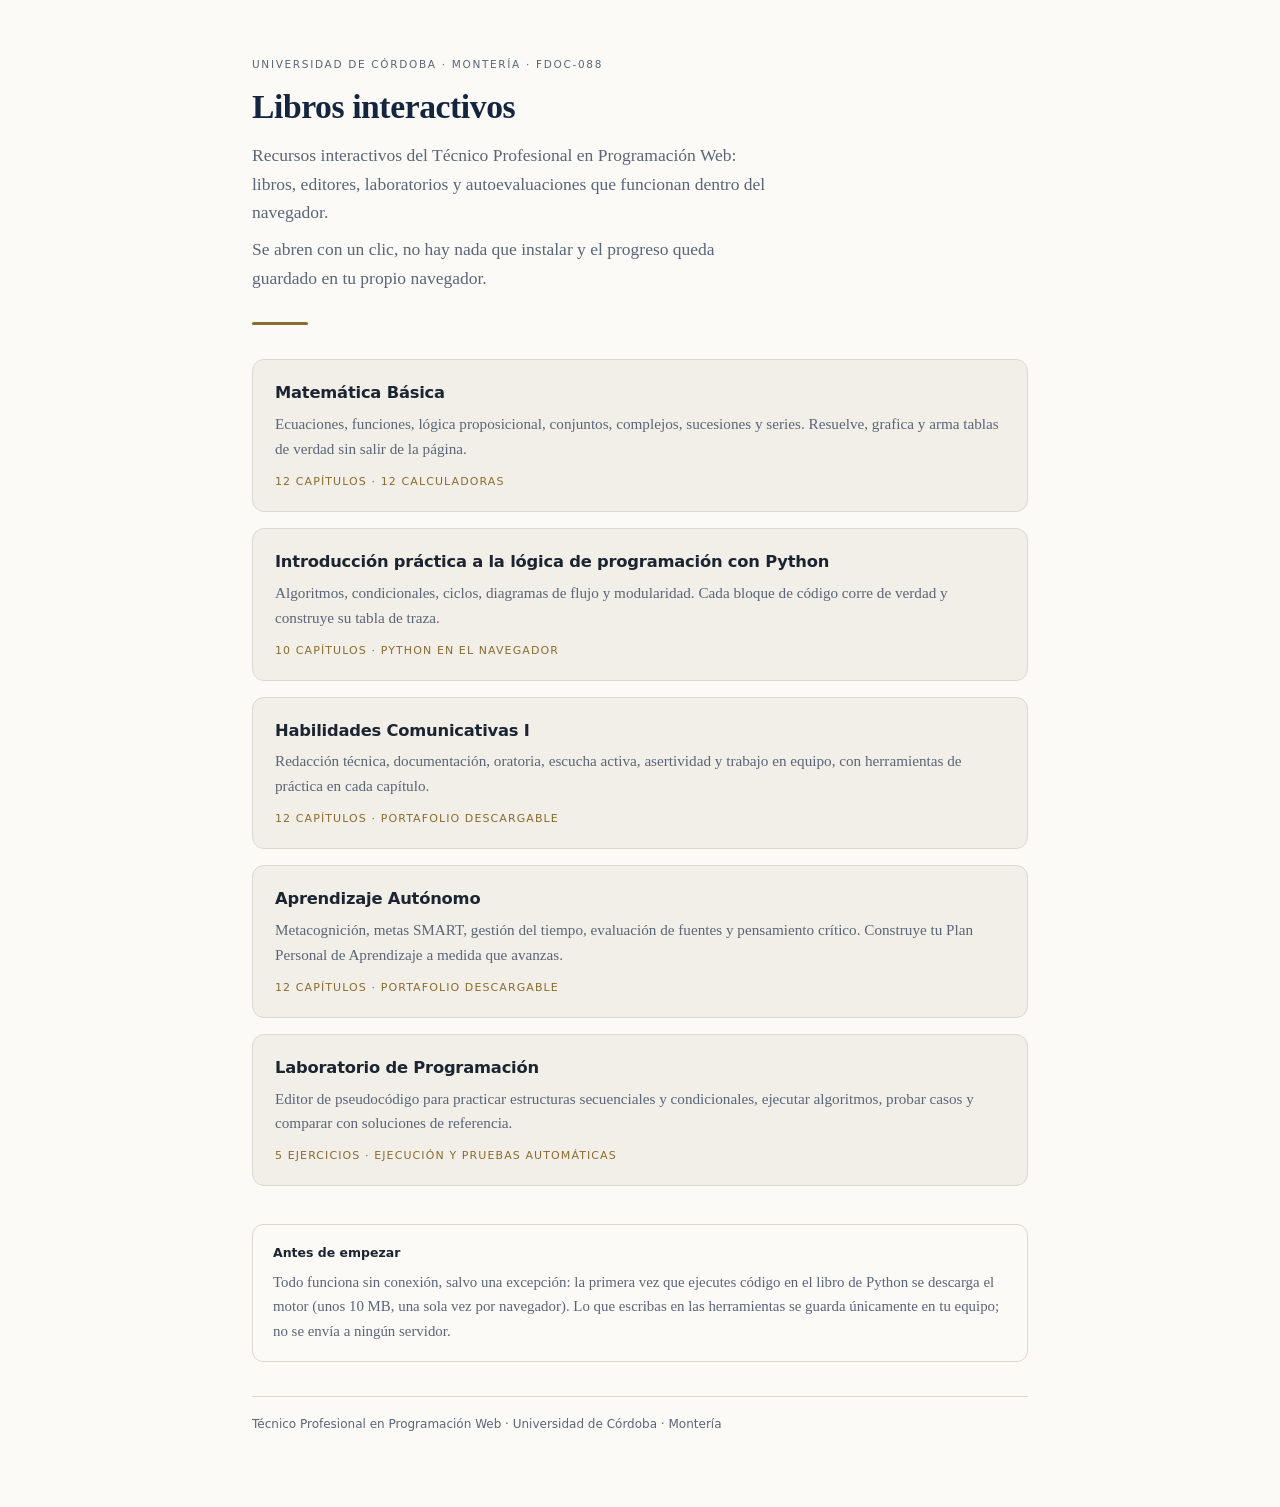
<file: index.html>
<!DOCTYPE html>
<html lang="es">
<head>
<meta charset="utf-8">
<meta name="viewport" content="width=device-width, initial-scale=1">
<title>Libros interactivos · FDOC-088 · Universidad de Córdoba</title>
<meta name="description" content="Recursos interactivos del programa Técnico Profesional en Programación Web de la Universidad de Córdoba. Se usan en el navegador, sin instalar nada.">
<style>
:root{
  --papel:#fbfaf7; --papel-2:#f2efe8; --linea:#ddd8cc;
  --tinta:#1b2431; --tinta-2:#5a6577;
  --noche:#14263f; --oro:#8b6b2e;
  --sans:system-ui,-apple-system,"Segoe UI",Roboto,"Helvetica Neue",sans-serif;
  --serif:"Charter","Bitstream Charter","Iowan Old Style","Palatino Linotype",Palatino,Georgia,serif;
}
@media (prefers-color-scheme: dark){
  :root{ --papel:#141821; --papel-2:#1c222e; --linea:#2c3442;
         --tinta:#e6e9ef; --tinta-2:#9aa5b6; --noche:#cfe0f5; --oro:#d9b979; }
}
*{box-sizing:border-box}
body{margin:0;background:var(--papel);color:var(--tinta);font-family:var(--serif);
  font-size:17.5px;line-height:1.64;-webkit-font-smoothing:antialiased}
.envoltura{max-width:820px;margin:0 auto;padding:56px 22px 72px}
.sello{font-family:var(--sans);font-size:10.5px;letter-spacing:.16em;text-transform:uppercase;
  color:var(--tinta-2);margin-bottom:14px}
h1{font-size:2.1rem;line-height:1.18;margin:0 0 14px;letter-spacing:-.4px;color:var(--noche)}
.entrada{color:var(--tinta-2);margin:0 0 8px;max-width:60ch}
.regla{height:3px;background:var(--oro);width:56px;border-radius:2px;margin:30px 0 34px}
.lista{display:grid;gap:16px}
a.libro{display:block;text-decoration:none;color:inherit;background:var(--papel-2);
  border:1px solid var(--linea);border-radius:12px;padding:20px 22px;
  transition:border-color .18s ease, transform .18s ease}
a.libro:hover,a.libro:focus-visible{border-color:var(--oro);transform:translateY(-2px)}
a.libro:focus-visible{outline:2.5px solid var(--oro);outline-offset:3px}
.libro b{display:block;font-family:var(--sans);font-size:1.02rem;font-weight:700;
  letter-spacing:-.2px;margin-bottom:5px}
.libro span{display:block;font-size:.95rem;color:var(--tinta-2)}
.libro em{display:block;font-family:var(--sans);font-style:normal;font-size:11px;
  letter-spacing:.1em;text-transform:uppercase;color:var(--oro);margin-top:11px}
.nota{margin-top:38px;padding:18px 20px;border:1px solid var(--linea);border-radius:11px;
  font-size:.93rem;color:var(--tinta-2)}
.nota b{font-family:var(--sans);font-size:12.5px;color:var(--tinta);display:block;margin-bottom:6px}
footer{margin-top:34px;font-family:var(--sans);font-size:12px;color:var(--tinta-2);
  border-top:1px solid var(--linea);padding-top:18px}
</style>
</head>
<body>
<div class="envoltura">
  <div class="sello">Universidad de Córdoba · Montería · FDOC-088</div>
  <h1>Libros interactivos</h1>
  <p class="entrada">Recursos interactivos del Técnico Profesional en Programación Web: libros, editores, laboratorios y autoevaluaciones que funcionan dentro del navegador.</p>
  <p class="entrada">Se abren con un clic, no hay nada que instalar y el progreso queda guardado en tu propio navegador.</p>

  <div class="regla"></div>

  <div class="lista">
    <a class="libro" href="Libros/Libro%20Interactivo/libro-interactivo-matematica-basica.html">
      <b>Matemática Básica</b>
      <span>Ecuaciones, funciones, lógica proposicional, conjuntos, complejos, sucesiones y series. Resuelve, grafica y arma tablas de verdad sin salir de la página.</span>
      <em>12 capítulos · 12 calculadoras</em>
    </a>
    <a class="libro" href="Libros/Libro%20Interactivo/libro-interactivo-logica-python.html">
      <b>Introducción práctica a la lógica de programación con Python</b>
      <span>Algoritmos, condicionales, ciclos, diagramas de flujo y modularidad. Cada bloque de código corre de verdad y construye su tabla de traza.</span>
      <em>10 capítulos · Python en el navegador</em>
    </a>
    <a class="libro" href="Libros/Libro%20Interactivo/libro-interactivo-habilidades-comunicativas.html">
      <b>Habilidades Comunicativas I</b>
      <span>Redacción técnica, documentación, oratoria, escucha activa, asertividad y trabajo en equipo, con herramientas de práctica en cada capítulo.</span>
      <em>12 capítulos · portafolio descargable</em>
    </a>
    <a class="libro" href="Libros/Libro%20Interactivo/libro-interactivo-aprendizaje-autonomo.html">
      <b>Aprendizaje Autónomo</b>
      <span>Metacognición, metas SMART, gestión del tiempo, evaluación de fuentes y pensamiento crítico. Construye tu Plan Personal de Aprendizaje a medida que avanzas.</span>
      <em>12 capítulos · portafolio descargable</em>
    </a>
    <a class="libro" href="LaboratorioProgramacion/">
      <b>Laboratorio de Programación</b>
      <span>Editor de pseudocódigo para practicar estructuras secuenciales y condicionales, ejecutar algoritmos, probar casos y comparar con soluciones de referencia.</span>
      <em>5 ejercicios · ejecución y pruebas automáticas</em>
    </a>
  </div>

  <div class="nota">
    <b>Antes de empezar</b>
    Todo funciona sin conexión, salvo una excepción: la primera vez que ejecutes código en el libro de Python se descarga el motor (unos 10&nbsp;MB, una sola vez por navegador). Lo que escribas en las herramientas se guarda únicamente en tu equipo; no se envía a ningún servidor.
  </div>

  <footer>Técnico Profesional en Programación Web · Universidad de Córdoba · Montería</footer>
</div>
</body>
</html>
</file>
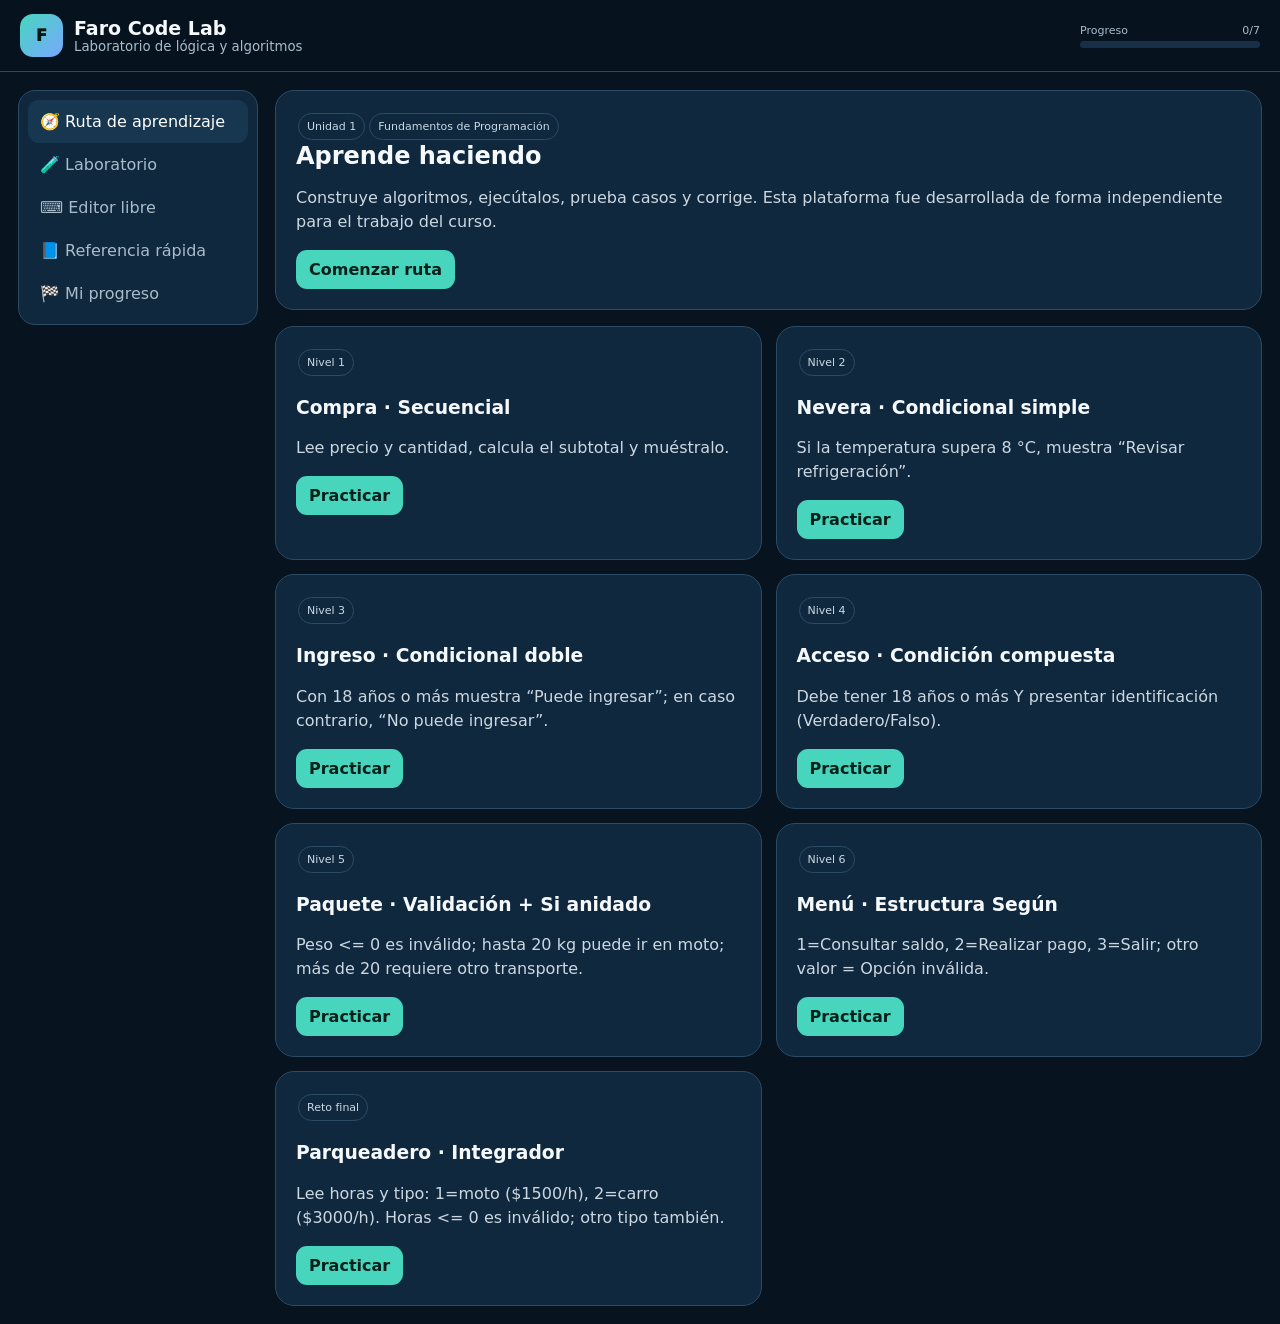
<file: LaboratorioProgramacion/index.html>
<!doctype html><html lang="es"><head><meta charset="utf-8"><meta name="viewport" content="width=device-width,initial-scale=1"><title>Faro Code Lab · Lógica y algoritmos</title><style>
:root{--b:#07131f;--p:#10283d;--p2:#173750;--l:#2b4b65;--t:#f5f9fc;--m:#a9bccb;--a:#48d5be;--y:#ffd166;--ok:#60d394;--bad:#ff7373}*{box-sizing:border-box}body{margin:0;background:var(--b);color:var(--t);font-family:system-ui,-apple-system,Segoe UI,Roboto,Arial}button,input,textarea,select{font:inherit}button{cursor:pointer}.top{position:sticky;top:0;z-index:9;background:#07131ff0;border-bottom:1px solid var(--l);padding:14px 20px}.topin{max-width:1400px;margin:auto;display:flex;justify-content:space-between;align-items:center;gap:15px;flex-wrap:wrap}.brand{display:flex;align-items:center;gap:11px}.logo{width:43px;height:43px;border-radius:13px;background:linear-gradient(135deg,var(--a),#78a8ff);display:grid;place-items:center;color:#041710;font-weight:1000}.brand b{font-size:19px}.brand small{display:block;color:var(--m)}.prog{width:180px}.pm{display:flex;justify-content:space-between;color:var(--m);font-size:11px}.bar{height:7px;background:#173047;border-radius:20px;overflow:hidden;margin-top:4px}.bar i{display:block;height:100%;width:0;background:var(--a)}.shell{max-width:1400px;margin:auto;padding:18px;display:grid;grid-template-columns:240px minmax(0,1fr);gap:17px}.side{background:var(--p);border:1px solid var(--l);border-radius:17px;padding:9px;align-self:start;position:sticky;top:90px}.side button{width:100%;border:0;background:transparent;color:var(--m);padding:12px;text-align:left;border-radius:11px}.side button.on,.side button:hover{background:var(--p2);color:white}.view{display:none}.view.on{display:block}.hero,.card{background:var(--p);border:1px solid var(--l);border-radius:19px;padding:20px}.hero{margin-bottom:16px}.hero h1,.hero h2{margin:0 0 9px}.hero p,.card p{color:#cbd8e2;line-height:1.5}.grid{display:grid;gap:14px}.g2{grid-template-columns:repeat(2,minmax(0,1fr))}.path{position:relative}.path.done:after{content:"✓";position:absolute;right:13px;top:13px;width:28px;height:28px;border-radius:50%;display:grid;place-items:center;background:var(--ok);color:#062016;font-weight:900}.tag{display:inline-block;border:1px solid var(--l);border-radius:99px;padding:6px 8px;color:#c9d9e4;font-size:11px;margin:2px}.btn{border:0;border-radius:11px;padding:10px 13px;font-weight:850}.pri{background:var(--a);color:#052019}.sec{background:#1a3b55;color:white;border:1px solid var(--l)}.yel{background:var(--y);color:#372a00}.work{display:grid;grid-template-columns:minmax(0,1fr) 330px;gap:14px}.editor{background:var(--p);border:1px solid var(--l);border-radius:17px;overflow:hidden}.tools{padding:11px;border-bottom:1px solid var(--l);display:flex;gap:7px;justify-content:space-between;align-items:center;flex-wrap:wrap}.edit{display:grid;grid-template-columns:44px minmax(0,1fr);background:#030b12}.nums{padding:13px 7px;text-align:right;white-space:pre;color:#557086;background:#07111a;border-right:1px solid #173248;font:14px/1.55 monospace}.code{width:100%;min-height:440px;resize:vertical;border:0;outline:0;padding:13px;background:#030b12;color:#eaf8ff;font:14px/1.55 monospace}.stack{display:grid;gap:12px;align-content:start}.box{background:var(--p);border:1px solid var(--l);border-radius:16px;padding:14px}.box h3{margin:0 0 9px;font-size:15px}input{width:100%;padding:11px;border-radius:10px;border:1px solid var(--l);background:#091a28;color:white;font-size:16px}.console{background:#02080d;border:1px solid #1b3549;border-radius:11px;padding:11px;min-height:140px;max-height:250px;overflow:auto;white-space:pre-wrap;font:13px/1.5 monospace}.status{margin-top:8px;padding:9px;border-radius:10px;background:#153049;color:var(--m);font-size:12px}.status.ok{border:1px solid #357555;color:#c9f3dc}.status.bad{border:1px solid #80464d;color:#ffd8dd}.tests{display:grid;gap:7px}.test{padding:9px;border:1px solid var(--l);border-radius:10px;background:#0b2031;font-size:12px}.test.ok{border-color:#357555}.test.bad{border-color:#80464d}.hide{display:none}.show{display:block}.hint{margin-top:9px;padding:10px;background:#172b3d;border-left:4px solid var(--y);border-radius:9px;color:#dce7ee}.ref{width:100%;border-collapse:collapse}.ref th,.ref td{padding:10px;border-bottom:1px solid var(--l);text-align:left}.ref th{background:var(--p2)}pre{background:#030b12;border:1px solid var(--l);border-radius:11px;padding:12px;overflow:auto;color:#eaf8ff}.small{font-size:12px;color:var(--m)}select{background:#0b1d2c;color:white;border:1px solid var(--l);border-radius:10px;padding:10px}@media(max-width:1050px){.shell{grid-template-columns:1fr}.side{position:static;display:grid;grid-template-columns:repeat(3,1fr)}.work{grid-template-columns:1fr}}@media(max-width:650px){.side,.g2{grid-template-columns:1fr}.shell{padding:11px}.prog{width:135px}.edit{grid-template-columns:34px minmax(0,1fr)}}
.freework{display:grid;grid-template-columns:minmax(0,1fr) minmax(360px,.9fr);gap:14px;align-items:stretch}.freepane{background:var(--p);border:1px solid var(--l);border-radius:16px;overflow:hidden;min-width:0}.freehead{padding:12px 14px;background:#14344d;border-bottom:1px solid var(--l);display:flex;justify-content:space-between;align-items:center;gap:8px;flex-wrap:wrap}.freebody{padding:14px;display:grid;gap:12px;align-content:start}.freeconsole{min-height:360px;max-height:520px;overflow:auto;background:#02080d;border:1px solid #1c3548;border-radius:12px;padding:14px;white-space:pre-wrap;color:#eaf8ff;font:14px/1.55 SFMono-Regular,Consolas,monospace}.freeactions{display:flex;gap:7px;flex-wrap:wrap}@media(max-width:900px){.freework{grid-template-columns:1fr}.freeconsole{min-height:240px}}
.ideShell{background:#0b111c;border:1px solid #26364d;border-radius:18px;overflow:hidden;min-height:650px}
.ideTopbar{height:58px;display:flex;align-items:center;justify-content:space-between;gap:12px;padding:0 14px;background:#171c2a;border-bottom:1px solid #29364b;flex-wrap:wrap}
.ideFileName{font:600 14px SFMono-Regular,Consolas,monospace;color:#cdd7e4}
.ideActions{display:flex;gap:8px;flex-wrap:wrap}
.ideMain{display:grid;grid-template-columns:minmax(0,1.15fr) minmax(360px,.95fr);min-height:590px}
.idePane{min-width:0;background:#10141f}
.idePane + .idePane{border-left:1px solid #2a3446}
.idePaneHead{height:48px;display:flex;align-items:center;justify-content:space-between;padding:0 14px;background:#1a2232;border-bottom:1px solid #2a3446;font-weight:800}
.idePaneHead span{color:#dbe4ee}
.ideEditorArea{display:grid;grid-template-columns:48px minmax(0,1fr);height:542px;background:#0b101a}
.ideLines{background:#0c111a;border-right:1px solid #232e40;color:#596678;padding:12px 8px;text-align:right;font:14px/1.58 SFMono-Regular,Consolas,monospace;white-space:pre;user-select:none;overflow:hidden}
.ideCode{height:542px!important;min-height:542px!important;resize:none!important;border:0!important;border-radius:0!important;background:#0b101a!important;color:#e8eef7!important;padding:12px 16px!important;font:15px/1.58 SFMono-Regular,Consolas,monospace!important}
.ideConsoleArea{height:542px;background:#080c14;display:flex;flex-direction:column}
.ideConsole{flex:1;min-height:0;background:#080c14;padding:18px;color:#c9d4e3;white-space:pre-wrap;overflow:auto;font:15px/1.6 SFMono-Regular,Consolas,monospace}
.ideInputDock{border-top:1px solid #263348;background:#111827;padding:12px}
.ideInputDock label{font-size:12px;color:#9fb0c3;margin-bottom:6px}
.ideInputRow{display:grid;grid-template-columns:minmax(0,1fr) auto;gap:8px}
.ideStatusbar{min-height:30px;background:#171c2a;border-top:1px solid #29364b;color:#8fa1b5;display:flex;align-items:center;justify-content:space-between;padding:0 12px;font-size:12px;gap:12px;flex-wrap:wrap}
.ideDot{display:inline-block;width:8px;height:8px;border-radius:50%;background:var(--ok);margin-right:6px}
.ideHint{color:#6fdcc9}
@media(max-width:980px){.ideMain{grid-template-columns:1fr}.idePane + .idePane{border-left:0;border-top:1px solid #2a3446}.ideEditorArea,.ideConsoleArea{height:430px}.ideCode{height:430px!important;min-height:430px!important}}

</style></head><body>
<div class="top"><div class="topin"><div class="brand"><div class="logo">F</div><div><b>Faro Code Lab</b><small>Laboratorio de lógica y algoritmos</small></div></div><div class="prog"><div class="pm"><span>Progreso</span><span id="pt">0/7</span></div><div class="bar"><i id="pb"></i></div></div></div></div>
<div class="shell"><nav class="side"><button class="on" data-v="ruta">🧭 Ruta de aprendizaje</button><button data-v="lab">🧪 Laboratorio</button><button data-v="libre">⌨️ Editor libre</button><button data-v="ref">📘 Referencia rápida</button><button data-v="progreso">🏁 Mi progreso</button></nav><main>
<section class="view on" id="ruta"><div class="hero"><span class="tag">Unidad 1</span><span class="tag">Fundamentos de Programación</span><h1>Aprende haciendo</h1><p>Construye algoritmos, ejecútalos, prueba casos y corrige. Esta plataforma fue desarrollada de forma independiente para el trabajo del curso.</p><button class="btn pri" id="start">Comenzar ruta</button></div><div class="grid g2" id="paths"></div></section>
<section class="view" id="lab"><div class="card" style="margin-bottom:14px"><div style="display:flex;justify-content:space-between;gap:10px;flex-wrap:wrap"><div><div id="tags"></div><h2 id="title"></h2></div><select id="sel"></select></div><p id="problem"></p></div><div class="work"><div class="editor"><div class="tools"><b>Editor de pseudocódigo</b><div><button class="btn pri" id="run">▶ Ejecutar</button> <button class="btn sec" id="test">🧪 Probar reto</button> <button class="btn sec" id="reset">↻ Reiniciar</button></div></div><div class="edit"><div class="nums" id="nums">1</div><textarea class="code" id="code" spellcheck="false"></textarea></div></div><aside class="stack"><div class="box"><h3>Entradas</h3><input id="inputs" placeholder="Ej.: 18 o 2500,4"><p class="small">Separa datos con coma.</p></div><div class="box"><h3>Consola</h3><div class="console" id="console">Listo para ejecutar.</div><div class="status" id="status">Escribe tu algoritmo.</div></div><div class="box"><h3>Ayuda</h3><button class="btn yel" id="h1">💡 Pista 1</button> <button class="btn yel" id="h2">💡 Pista 2</button><div class="hint hide" id="hint"></div></div></aside></div><div class="card" style="margin-top:14px"><h3>Pruebas automáticas</h3><p class="small">Se ejecutan casos reales; no se compara tu código con una plantilla.</p><div class="tests" id="tests"><div class="test">Aún no has probado el reto.</div></div><button class="btn yel" id="solb" style="margin-top:10px">Ver solución de referencia</button><div class="hide" id="sol"><pre id="solcode"></pre></div></div></section>
<section class="view" id="libre">
<div class="hero">
  <span class="tag">Editor libre</span>
  <h2>Editor y consola interactiva</h2>
  <p>Escribe el pseudocódigo a la izquierda. Al ejecutar, la consola de la derecha se comporta como una terminal: cuando el programa llegue a <code>Leer</code>, te pedirá el dato en ese momento.</p>
</div>
<div class="freework">
  <div class="freepane">
    <div class="freehead">
      <b>⌨️ Código</b>
      <div class="freeactions">
        <button class="btn pri" id="frun">▶ Ejecutar</button>
        <button class="btn sec" id="fexample">Cargar ejemplo</button>
        <button class="btn sec" id="fclear">Nuevo</button>
      </div>
    </div>
    <div class="edit">
      <div class="nums" id="fnums">1</div>
      <textarea class="code" id="fcode" spellcheck="false">Proceso MiAlgoritmo
    Definir numero Como Real

    Escribir "Digite un número:"
    Leer numero

    Si numero > 0 Entonces
        Escribir "Es positivo"
    SiNo
        Escribir "No es positivo"
    FinSi
FinProceso</textarea>
    </div>
  </div>

  <div class="freepane">
    <div class="freehead"><b>💻 Consola de salida</b><button class="btn sec" id="fconsoleClear">Limpiar consola</button></div>
    <div class="freebody">
      <div>
        <div class="freeconsole" id="fconsole">// Presiona ▶ Ejecutar.
// Cuando el programa encuentre Leer, podrás escribir aquí mismo.</div>
      </div>
      <div>
        <h3 style="margin:0 0 8px">Entrada de consola</h3>
        <input id="fterminal" placeholder="Ejecuta el programa para comenzar..." disabled>
        <p class="small" id="fterminalHelp">Cuando el algoritmo llegue a <code>Leer</code>, escribe el dato y presiona Enter.</p>
      </div>
      <div class="status" id="fstatus">Intérprete listo.</div>
      <div class="box">
        <h3>Sintaxis disponible</h3>
        <p class="small"><code>Proceso</code>, <code>Definir</code>, <code>Leer</code>, <code>Escribir</code>, <code>&lt;-</code>, operaciones, comparaciones, <code>Si</code>, <code>SiNo</code>, <code>FinSi</code>, <code>Y</code>, <code>O</code>, <code>NO</code>, <code>Segun</code>, <code>De Otro Modo</code> y <code>FinSegun</code>.</p>
      </div>
    </div>
  </div>
</div>
</section>
<section class="view" id="ref"><div class="hero"><h2>Referencia rápida</h2><p>Sintaxis reconocida por Faro Code Lab V1.</p></div><div class="card"><table class="ref"><tr><th>Instrucción</th><th>Uso</th></tr><tr><td>Proceso / FinProceso</td><td>Inicio y cierre del algoritmo.</td></tr><tr><td>Definir ... Como Entero/Real/Cadena/Logico</td><td>Declara variables.</td></tr><tr><td>Leer</td><td>Recibe una entrada.</td></tr><tr><td>Escribir</td><td>Muestra una salida.</td></tr><tr><td>&lt;-</td><td>Asigna un valor.</td></tr><tr><td>Si / Entonces / SiNo / FinSi</td><td>Condiciones simples, dobles y anidadas.</td></tr><tr><td>Y / O / NO</td><td>Combina condiciones.</td></tr><tr><td>Segun / De Otro Modo / FinSegun</td><td>Selecciona entre varios valores de una misma variable.</td></tr><tr><td>+ - * / % &gt; &lt; &gt;= &lt;= = &lt;&gt;</td><td>Operadores aritméticos y relacionales.</td></tr></table></div></section>
<section class="view" id="progreso"><div class="hero"><h2>Mi progreso</h2><p>Se guarda únicamente en este navegador.</p></div><div class="grid g2" id="pcards"></div><div class="card" style="margin-top:14px"><button class="btn sec" id="clear">Borrar progreso</button></div></section>
</main></div>
<script>
const L=[
{id:"seq",lv:"Nivel 1",t:"Compra · Secuencial",p:"Lee precio y cantidad, calcula el subtotal y muéstralo.",tags:["Leer","Escribir","<-"],s:`Proceso Compra
 Definir cantidad Como Entero
 Definir precio, subtotal Como Real
 // Completa
FinProceso`,h:["Primero lee los datos y después calcula.","subtotal <- precio * cantidad"],tests:[{i:["2500","4"],inc:["10000"]},{i:["1200","5"],inc:["6000"]}],sol:`Proceso Compra
 Definir cantidad Como Entero
 Definir precio, subtotal Como Real
 Leer precio
 Leer cantidad
 subtotal <- precio * cantidad
 Escribir "Subtotal: ", subtotal
FinProceso`},
{id:"simple",lv:"Nivel 2",t:"Nevera · Condicional simple",p:"Si la temperatura supera 8 °C, muestra “Revisar refrigeración”.",tags:["Si","FinSi",">"],s:`Proceso Nevera
 Definir temperatura Como Real
 // Completa
FinProceso`,h:["«Supera» no incluye el 8.","Usa temperatura > 8; no necesitas SiNo."],tests:[{i:["8"],exc:["Revisar refrigeración"]},{i:["9"],inc:["Revisar refrigeración"]}],sol:`Proceso Nevera
 Definir temperatura Como Real
 Leer temperatura
 Si temperatura > 8 Entonces
  Escribir "Revisar refrigeración"
 FinSi
FinProceso`},
{id:"doble",lv:"Nivel 3",t:"Ingreso · Condicional doble",p:"Con 18 años o más muestra “Puede ingresar”; en caso contrario, “No puede ingresar”.",tags:["Si","SiNo",">="],s:`Proceso Ingreso
 Definir edad Como Entero
 // Completa
FinProceso`,h:["Necesitas dos caminos.","Usa edad >= 18 y SiNo."],tests:[{i:["17"],inc:["No puede ingresar"]},{i:["18"],inc:["Puede ingresar"]}],sol:`Proceso Ingreso
 Definir edad Como Entero
 Leer edad
 Si edad >= 18 Entonces
  Escribir "Puede ingresar"
 SiNo
  Escribir "No puede ingresar"
 FinSi
FinProceso`},
{id:"and",lv:"Nivel 4",t:"Acceso · Condición compuesta",p:"Debe tener 18 años o más Y presentar identificación (Verdadero/Falso).",tags:["Y","Logico"],s:`Proceso Acceso
 Definir edad Como Entero
 Definir tieneId Como Logico
 // Completa
FinProceso`,h:["Con Y, ambas condiciones deben cumplirse.","Usa edad >= 18 Y tieneId."],tests:[{i:["20","Verdadero"],inc:["Ingreso permitido"]},{i:["20","Falso"],inc:["Ingreso no permitido"]}],sol:`Proceso Acceso
 Definir edad Como Entero
 Definir tieneId Como Logico
 Leer edad
 Leer tieneId
 Si edad >= 18 Y tieneId Entonces
  Escribir "Ingreso permitido"
 SiNo
  Escribir "Ingreso no permitido"
 FinSi
FinProceso`},
{id:"nest",lv:"Nivel 5",t:"Paquete · Validación + Si anidado",p:"Peso <= 0 es inválido; hasta 20 kg puede ir en moto; más de 20 requiere otro transporte.",tags:["Validación","Si anidado"],s:`Proceso Paquete
 Definir peso Como Real
 // Completa
FinProceso`,h:["Primero valida el dato.","Dentro del SiNo de peso <= 0 evalúa peso <= 20."],tests:[{i:["0"],inc:["Peso inválido"]},{i:["20"],inc:["Puede ir en moto"]},{i:["21"],inc:["Requiere otro transporte"]}],sol:`Proceso Paquete
 Definir peso Como Real
 Leer peso
 Si peso <= 0 Entonces
  Escribir "Peso inválido"
 SiNo
  Si peso <= 20 Entonces
   Escribir "Puede ir en moto"
  SiNo
   Escribir "Requiere otro transporte"
  FinSi
 FinSi
FinProceso`},
{id:"segun",lv:"Nivel 6",t:"Menú · Estructura Según",p:"1=Consultar saldo, 2=Realizar pago, 3=Salir; otro valor = Opción inválida.",tags:["Segun","FinSegun"],s:`Proceso Menu
 Definir opcion Como Entero
 // Completa usando Segun
FinProceso`,h:["Según compara la misma variable con valores concretos.","Crea 1:, 2:, 3: y De Otro Modo:."],tests:[{i:["1"],inc:["Consultar saldo"]},{i:["2"],inc:["Realizar pago"]},{i:["8"],inc:["Opción inválida"]}],sol:`Proceso Menu
 Definir opcion Como Entero
 Leer opcion
 Segun opcion Hacer
  1:
   Escribir "Consultar saldo"
  2:
   Escribir "Realizar pago"
  3:
   Escribir "Salir"
  De Otro Modo:
   Escribir "Opción inválida"
 FinSegun
FinProceso`},
{id:"final",lv:"Reto final",t:"Parqueadero · Integrador",p:"Lee horas y tipo: 1=moto ($1500/h), 2=carro ($3000/h). Horas <= 0 es inválido; otro tipo también.",tags:["Validación","Segun","Cálculo"],s:`Proceso Parqueadero
 Definir horas, tipo Como Entero
 Definir total Como Real
 // Resuelve
FinProceso`,h:["Primero valida horas.","Después usa Segun tipo Hacer."],tests:[{i:["2","1"],inc:["3000"]},{i:["2","2"],inc:["6000"]},{i:["0","1"],inc:["Dato inválido"]},{i:["3","7"],inc:["Tipo inválido"]}],sol:`Proceso Parqueadero
 Definir horas, tipo Como Entero
 Definir total Como Real
 Leer horas
 Leer tipo
 Si horas <= 0 Entonces
  Escribir "Dato inválido"
 SiNo
  Segun tipo Hacer
   1:
    total <- horas * 1500
    Escribir "Total: ", total
   2:
    total <- horas * 3000
    Escribir "Total: ", total
   De Otro Modo:
    Escribir "Tipo inválido"
  FinSegun
 FinSi
FinProceso`}
];
const $=x=>document.getElementById(x),K="faro-code-lab-v1",done=new Set(JSON.parse(localStorage.getItem(K)||"[]"));let cur=0;
function save(){localStorage.setItem(K,JSON.stringify([...done]));render()}
function view(v){document.querySelectorAll(".view").forEach(x=>x.classList.toggle("on",x.id===v));document.querySelectorAll(".side button").forEach(x=>x.classList.toggle("on",x.dataset.v===v))}
document.querySelectorAll(".side button").forEach(b=>b.onclick=()=>view(b.dataset.v));
function render(){pt.textContent=done.size+"/"+L.length;pb.style.width=done.size/L.length*100+"%";paths.innerHTML=L.map((x,i)=>`<div class="card path ${done.has(x.id)?"done":""}"><span class="tag">${x.lv}</span><h3>${x.t}</h3><p>${x.p}</p><button class="btn ${done.has(x.id)?"sec":"pri"}" data-o="${i}">${done.has(x.id)?"Repasar":"Practicar"}</button></div>`).join("");document.querySelectorAll("[data-o]").forEach(b=>b.onclick=()=>openL(+b.dataset.o));pcards.innerHTML=L.map(x=>`<div class="card"><h3>${done.has(x.id)?"✅":"⬜"} ${x.t}</h3><p>${done.has(x.id)?"Superado":"Pendiente"}</p></div>`).join("")}
function lines(t,e){e.textContent=Array.from({length:Math.max(1,t.split("\n").length)},(_,i)=>i+1).join("\n")}
function openL(i){cur=i;view("lab");sel.value=i;let x=L[i];title.textContent=x.t;problem.textContent=x.p;tags.innerHTML=x.tags.map(z=>`<span class="tag">${z}</span>`).join("");code.value=x.s;lines(x.s,nums);inputs.value="";console.textContent="Listo para ejecutar.";status.className="status";status.textContent="Escribe tu algoritmo.";tests.innerHTML='<div class="test">Aún no has probado el reto.</div>';hint.className="hint hide";sol.className="hide";solcode.textContent=x.sol}
sel.innerHTML=L.map((x,i)=>`<option value="${i}">${x.lv} · ${x.t}</option>`).join("");sel.onchange=e=>openL(+e.target.value);start.onclick=()=>openL(0);code.oninput=e=>lines(e.target.value,nums);fcode.oninput=e=>lines(e.target.value,fnums);
function val(s){s=String(s).trim();if(/^verdadero$/i.test(s))return true;if(/^falso$/i.test(s))return false;if(/^[-+]?\d+(\.\d+)?$/.test(s))return Number(s);return s}
function ex(s,v){s=s.trim().replace(/<>/g,"!=").replace(/(?<![<>=!])=(?!=)/g,"==").replace(/\bY\b/gi,"&&").replace(/\bO\b/gi,"||").replace(/\bNO\b/gi,"!").replace(/\bVerdadero\b/gi,"true").replace(/\bFalso\b/gi,"false");s=s.replace(/\b([A-Za-z_]\w*)\b/g,(m,n)=>{if(["true","false"].includes(n))return n;if(Object.hasOwn(v,n))return JSON.stringify(v[n]);return m});if(!/^[\s\d."'()+\-*/%<>=!&|truefals]+$/i.test(s))throw Error("Expresión no reconocida");return Function('"use strict";return ('+s+')')()}
function wr(s,v){let a=[],c="",q=false;for(let ch of s){if(ch=='"')q=!q;if(ch==","&&!q){a.push(c);c=""}else c+=ch}a.push(c);return a.map(p=>{p=p.trim();if(/^".*"$/.test(p))return p.slice(1,-1);if(Object.hasOwn(v,p))return String(v[p]);try{return String(ex(p,v))}catch{return p}}).join("")}
function exec(src,ins){let a=src.replace(/\r/g,"").replace(/\/\/.*$/gm,"").split("\n").map(x=>x.trim()).filter(Boolean),v={},o=[],ii=0;
function block(A,B){let i=A;while(i<B){let l=a[i],m;if(/^(Proceso|FinProceso)\b/i.test(l)){i++;continue}if(m=l.match(/^Definir\s+(.+?)\s+Como\s+(\w+)/i)){m[1].split(",").forEach(n=>v[n.trim()]=m[2].toLowerCase()=="logico"?false:m[2].toLowerCase()=="cadena"?"":0);i++;continue}if(m=l.match(/^Leer\s+(\w+)/i)){if(ii>=ins.length)throw Error("Falta una entrada para Leer "+m[1]);v[m[1]]=val(ins[ii++]);i++;continue}if(m=l.match(/^Escribir\s+(.+)/i)){o.push(wr(m[1],v));i++;continue}if(m=l.match(/^(\w+)\s*<-\s*(.+)$/)){v[m[1]]=ex(m[2],v);i++;continue}
if(m=l.match(/^Si\s+(.+?)\s+Entonces$/i)){let d=1,j=i+1,e=-1;for(;j<B;j++){if(/^Si\s+.+\s+Entonces$/i.test(a[j]))d++;else if(/^FinSi$/i.test(a[j])){d--;if(!d)break}else if(/^SiNo$/i.test(a[j])&&d==1)e=j}if(d)throw Error("Falta FinSi");if(ex(m[1],v))block(i+1,e>=0?e:j);else if(e>=0)block(e+1,j);i=j+1;continue}
if(m=l.match(/^Segun\s+(.+?)\s+Hacer$/i)){let d=1,j=i+1;for(;j<B;j++){if(/^Segun\s+.+\s+Hacer$/i.test(a[j]))d++;else if(/^FinSegun$/i.test(a[j])){d--;if(!d)break}}if(d)throw Error("Falta FinSegun");let target=ex(m[1],v),secs=[],lab=null,st=null;for(let k=i+1;k<j;k++){let mm=a[k].match(/^(.+):$/);if(mm){if(lab!==null)secs.push([lab,st,k]);lab=mm[1].trim();st=k+1}else if(/^De Otro Modo:$/i.test(a[k])){if(lab!==null)secs.push([lab,st,k]);lab="__d";st=k+1}}if(lab!==null)secs.push([lab,st,j]);let s=secs.find(z=>z[0]!="__d"&&val(z[0])===target)||secs.find(z=>z[0]=="__d");if(s)block(s[1],s[2]);i=j+1;continue}
if(/^(SiNo|FinSi|FinSegun)$/i.test(l)||/^.+:$/.test(l)){i++;continue}throw Error("No reconozco: "+l)}}block(0,a.length);return o.join("\n")}
function ins(id){return $(id).value.split(",").map(x=>x.trim()).filter(Boolean)}
run.onclick=()=>{try{console.textContent=exec(code.value,ins("inputs"))||"(Terminó sin salida)";status.className="status ok";status.textContent="Ejecución completada"}catch(e){console.textContent="ERROR: "+e.message;status.className="status bad";status.textContent="Corrige el algoritmo"}};
test.onclick=()=>{let x=L[cur],r=x.tests.map((t,i)=>{try{let o=exec(code.value,t.i),ok=true;(t.inc||[]).forEach(s=>{if(!o.toLowerCase().includes(s.toLowerCase()))ok=false});(t.exc||[]).forEach(s=>{if(o.toLowerCase().includes(s.toLowerCase()))ok=false});return[ok,`Caso ${i+1} · ${t.i.join(", ")} → ${o||"(sin salida)"}`]}catch(e){return[false,`Caso ${i+1} · ${e.message}`]}});tests.innerHTML=r.map(z=>`<div class="test ${z[0]?"ok":"bad"}">${z[0]?"✅":"❌"} ${z[1]}</div>`).join("");if(r.every(z=>z[0])){done.add(x.id);save();status.className="status ok";status.textContent="¡Reto superado!"}};
reset.onclick=()=>openL(cur);h1.onclick=()=>{hint.textContent=L[cur].h[0];hint.className="hint show"};h2.onclick=()=>{hint.textContent=L[cur].h[1];hint.className="hint show"};solb.onclick=()=>sol.classList.toggle("show");let fwait=null,frunning=false;
function fappend(t){if(fconsole.textContent.startsWith("// Presiona")||fconsole.textContent==="Consola limpia.")fconsole.textContent="";fconsole.textContent+=(fconsole.textContent?"\n":"")+t;fconsole.scrollTop=fconsole.scrollHeight}
function fask(name){return new Promise(resolve=>{fwait=v=>{fwait=null;fterminal.disabled=true;fterminal.value="";fterminal.placeholder="Ejecuta el programa para comenzar...";fterminalHelp.innerHTML='Cuando el algoritmo llegue a <code>Leer</code>, escribe el dato y presiona Enter.';fappend("> "+v);resolve(v)};fterminal.disabled=false;fterminal.placeholder="Valor para "+name;fterminalHelp.textContent="Esperando un valor para: "+name;fterminal.focus()})}
fterminal.onkeydown=e=>{if(e.key==="Enter"&&fwait){e.preventDefault();let v=fterminal.value.trim();if(v!==""){let r=fwait;r(v)}}};
fconsoleClear.onclick=()=>{if(!frunning)fconsole.textContent="Consola limpia."};

async function execInteractive(src){
 const a=src.replace(/\r/g,"").replace(/\/\/.*$/gm,"").split("\n").map(x=>x.trim()).filter(Boolean),v={};
 async function go(s,e){
  let i=s;
  while(i<e){
   let l=a[i],m;
   if(/^(Proceso|FinProceso)\b/i.test(l)){i++;continue}
   if((m=l.match(/^Definir\s+(.+?)\s+Como\s+(\w+)/i))){m[1].split(",").map(x=>x.trim()).forEach(n=>v[n]=m[2].toLowerCase()==="logico"?false:m[2].toLowerCase()==="cadena"?"":0);i++;continue}
   if((m=l.match(/^Leer\s+([A-Za-z_]\w*)/i))){v[m[1]]=val(await fask(m[1]));i++;continue}
   if((m=l.match(/^Escribir\s+(.+)/i))){fappend(wr(m[1],v));i++;continue}
   if((m=l.match(/^([A-Za-z_]\w*)\s*<-\s*(.+)$/))){v[m[1]]=ex(m[2],v);i++;continue}
   if((m=l.match(/^Si\s+(.+?)\s+Entonces$/i))){
    let d=1,j=i+1,z=-1;
    for(;j<e;j++){if(/^Si\s+.+\s+Entonces$/i.test(a[j]))d++;else if(/^FinSi$/i.test(a[j])){d--;if(d===0)break}else if(/^SiNo$/i.test(a[j])&&d===1)z=j}
    if(d!==0)throw Error("Falta FinSi");
    if(ex(m[1],v))await go(i+1,z>=0?z:j);else if(z>=0)await go(z+1,j);
    i=j+1;continue
   }
   if((m=l.match(/^Segun\s+(.+?)\s+Hacer$/i))){
    let j=i+1,d=1;
    for(;j<e;j++){if(/^Segun\s+.+\s+Hacer$/i.test(a[j]))d++;else if(/^FinSegun$/i.test(a[j])){d--;if(d===0)break}}
    if(d!==0)throw Error("Falta FinSegun");
    const target=ex(m[1],v);let secs=[],curS=null,depth=0;
    for(let k=i+1;k<j;k++){const x=a[k];if(/^Segun\s+.+\s+Hacer$/i.test(x))depth++;if(/^FinSegun$/i.test(x))depth--;if(depth===0){let cm=x.match(/^(.+):$/);if(cm){if(curS)secs.push(curS);curS={label:cm[1].trim(),start:k+1,end:j};continue}if(/^De Otro Modo:$/i.test(x)){if(curS)secs.push(curS);curS={label:"__default__",start:k+1,end:j};continue}}if(curS)curS.end=k+1}
    if(curS)secs.push(curS);let pick=secs.find(q=>q.label!=="__default__"&&val(q.label)===target)||secs.find(q=>q.label==="__default__");if(pick)await go(pick.start,pick.end);i=j+1;continue
   }
   if(/^(SiNo|FinSi|FinSegun)$/i.test(l)||/^De Otro Modo:$/i.test(l)||/^.+:$/.test(l)){i++;continue}
   throw Error("No reconozco esta instrucción: "+l)
  }
 }
 await go(0,a.length)
}

async function runFree(){
 if(frunning)return;frunning=true;fwait=null;fterminal.disabled=true;fconsole.textContent="";fstatus.className="status";fstatus.textContent="Ejecutando...";
 try{await execInteractive(fcode.value);if(!fconsole.textContent)fconsole.textContent="(El algoritmo terminó sin mostrar salida)";fstatus.className="status ok";fstatus.textContent="Ejecución completada."}
 catch(e){fterminal.disabled=true;fappend("ERROR: "+e.message);fstatus.className="status bad";fstatus.textContent="Hay un error en el algoritmo."}
 finally{frunning=false}
}
frun.onclick=runFree;
fexample.onclick=()=>{if(frunning)return;fcode.value=`Proceso Promedio
    Definir n1, n2, promedio Como Real
    Escribir "Digite la primera nota:"
    Leer n1
    Escribir "Digite la segunda nota:"
    Leer n2
    promedio <- (n1 + n2) / 2
    Si promedio >= 3 Entonces
        Escribir "Promedio: ", promedio
        Escribir "Aprobado"
    SiNo
        Escribir "Promedio: ", promedio
        Escribir "No aprobado"
    FinSi
FinProceso`;lines(fcode.value,fnums);fconsole.textContent="// Ejemplo cargado. Pulsa Ejecutar.";fstatus.className="status";fstatus.textContent="Ejemplo cargado."};
fclear.onclick=()=>{if(frunning)return;fcode.value="Proceso MiAlgoritmo\n\nFinProceso";lines(fcode.value,fnums);fconsole.textContent="// Presiona ▶ Ejecutar.";fstatus.className="status";fstatus.textContent="Archivo nuevo.";fterminal.disabled=true;fterminal.value=""};
clear.onclick=()=>{fcode.value="Proceso MiAlgoritmo\n\nFinProceso";finputs.value="";lines(fcode.value,fnums);fconsole.textContent="Listo para ejecutar.";fstatus.className="status";fstatus.textContent="Editor limpio."};
clear.onclick=()=>{if(confirm("¿Borrar progreso?")){done.clear();save()}};render();openL(0);view("ruta");lines(fcode.value,fnums);
</script></body></html>
</file>
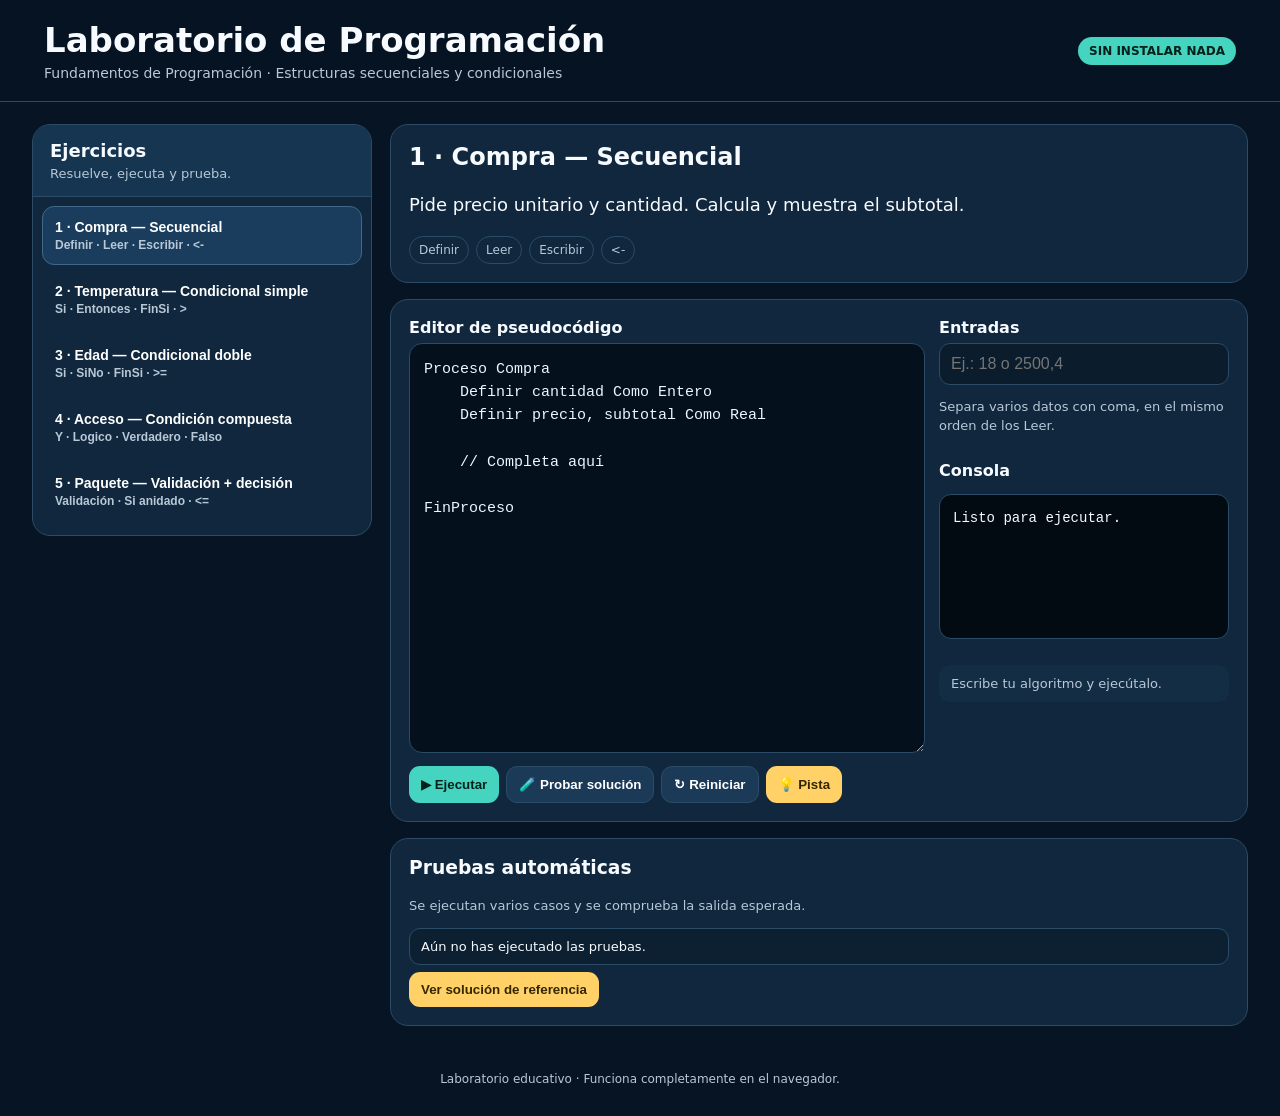
<file: Laboratorios/programacion/index.html>
<!doctype html>
<html lang="es">
<head>
<meta charset="utf-8">
<meta name="viewport" content="width=device-width,initial-scale=1">
<title>Laboratorio de Programación</title>
<link rel="stylesheet" href="styles.css">
</head>
<body>
<header><div class="top"><div><h1>Laboratorio de Programación</h1><p>Fundamentos de Programación · Estructuras secuenciales y condicionales</p></div><span class="badge">Sin instalar nada</span></div></header>
<main><div class="layout">
<aside class="panel"><div class="head"><h2>Ejercicios</h2><p>Resuelve, ejecuta y prueba.</p></div><div id="exerciseList" class="exercise-list"></div></aside>
<section class="workspace">
<div class="card"><h2 id="title"></h2><p id="problem" class="problem"></p><div id="chips" class="chips"></div></div>
<div class="card editor-grid">
<div><label for="code">Editor de pseudocódigo</label><textarea id="code" spellcheck="false"></textarea><div class="actions"><button id="run" class="primary">▶ Ejecutar</button><button id="test">🧪 Probar solución</button><button id="reset">↻ Reiniciar</button><button id="hint" class="hint">💡 Pista</button></div></div>
<div class="side"><div><label for="inputs">Entradas</label><input id="inputs" placeholder="Ej.: 18 o 2500,4"><p class="help">Separa varios datos con coma, en el mismo orden de los Leer.</p></div><div><label>Consola</label><pre id="console">Listo para ejecutar.</pre></div><div id="status" class="status">Escribe tu algoritmo y ejecútalo.</div></div>
</div>
<div class="card"><h3>Pruebas automáticas</h3><p class="help">Se ejecutan varios casos y se comprueba la salida esperada.</p><div id="tests"></div><button id="solution" class="hint">Ver solución de referencia</button><pre id="solutionCode" class="hidden"></pre></div>
</section></div></main>
<footer>Laboratorio educativo · Funciona completamente en el navegador.</footer>
<script src="app.js"></script>
</body></html>
</file>
<file: Laboratorios/programacion/styles.css>
:root{--bg:#071423;--panel:#10273d;--panel2:#153550;--text:#f7fbff;--muted:#b8c8d7;--accent:#45d4bf;--yellow:#ffd166;--ok:#59d98e;--bad:#ff6b6b;--line:#2b4b66}*{box-sizing:border-box}html,body{margin:0;min-height:100%;font-family:system-ui,-apple-system,Segoe UI,Roboto,Arial,sans-serif;background:var(--bg);color:var(--text)}header{padding:20px clamp(15px,4vw,44px);border-bottom:1px solid var(--line);background:#071423ee;position:sticky;top:0;z-index:5}.top{max-width:1280px;margin:auto;display:flex;gap:14px;align-items:center;justify-content:space-between;flex-wrap:wrap}.top h1{margin:0;font-size:clamp(24px,3vw,34px)}.top p{margin:5px 0 0;color:var(--muted);font-size:14px}.badge{padding:7px 11px;border-radius:99px;background:var(--accent);color:#05211a;font-size:12px;font-weight:900;text-transform:uppercase}main{max-width:1280px;margin:auto;padding:22px clamp(12px,3vw,32px) 46px}.layout{display:grid;grid-template-columns:340px minmax(0,1fr);gap:18px;align-items:start}.panel,.card{background:var(--panel);border:1px solid var(--line);border-radius:18px}.panel{overflow:hidden}.head{padding:15px 17px;border-bottom:1px solid var(--line);background:var(--panel2)}.head h2{margin:0;font-size:18px}.head p{margin:5px 0 0;color:var(--muted);font-size:13px}.exercise-list{padding:9px}.exercise{width:100%;text-align:left;border:1px solid transparent;background:transparent;color:white;padding:12px;border-radius:12px;cursor:pointer;margin-bottom:5px}.exercise:hover,.exercise.active{background:#1a3d5d;border-color:#416887}.exercise b{display:block;font-size:14px}.exercise span{display:block;color:var(--muted);font-size:12px;margin-top:3px}.workspace{display:grid;gap:16px}.card{padding:18px}.card h2,.card h3{margin-top:0}.problem{font-size:18px;line-height:1.5}.chips{display:flex;gap:7px;flex-wrap:wrap}.chip{padding:6px 9px;border:1px solid var(--line);border-radius:99px;color:var(--muted);font-size:12px}.editor-grid{display:grid;grid-template-columns:minmax(0,1fr) 290px;gap:14px}.side{display:grid;gap:12px;align-content:start}label{display:block;font-weight:800;margin-bottom:6px}textarea{width:100%;min-height:410px;resize:vertical;background:#04111d;color:#eaf7ff;border:1px solid var(--line);border-radius:13px;padding:14px;font:15px/1.55 SFMono-Regular,Consolas,monospace}input{width:100%;padding:11px;border:1px solid var(--line);border-radius:11px;background:#0b1c2c;color:white;font-size:16px}.actions{display:flex;gap:7px;flex-wrap:wrap;margin-top:9px}button{border:1px solid var(--line);border-radius:11px;padding:10px 12px;background:#1b3a58;color:white;font-weight:800;cursor:pointer}.primary{background:var(--accent);color:#05211a;border:0}.hint{background:var(--yellow);color:#342700;border:0}.help{color:var(--muted);font-size:13px;line-height:1.45}pre{background:#020b12;border:1px solid var(--line);border-radius:12px;padding:13px;white-space:pre-wrap;overflow:auto;font:14px/1.5 SFMono-Regular,Consolas,monospace}#console{min-height:145px}.status{padding:11px 12px;border-radius:11px;background:#132d45;color:var(--muted);font-size:13px}.status.ok{color:#c7f6d8;border:1px solid #59d98e66}.status.bad{color:#ffd0d0;border:1px solid #ff6b6b66}.test{padding:10px 11px;border:1px solid var(--line);border-radius:11px;background:#0d2032;font-size:13px;margin:7px 0}.test.ok{border-color:#59d98e77}.test.bad{border-color:#ff6b6b77}.hidden{display:none}footer{max-width:1280px;margin:auto;padding:0 18px 30px;text-align:center;color:var(--muted);font-size:12px}@media(max-width:930px){.layout{grid-template-columns:1fr}.exercise-list{display:grid;grid-template-columns:repeat(2,minmax(0,1fr))}.editor-grid{grid-template-columns:1fr}}@media(max-width:580px){header{position:static}.exercise-list{grid-template-columns:1fr}textarea{min-height:330px}.actions button{flex:1 1 auto}}
</file>
